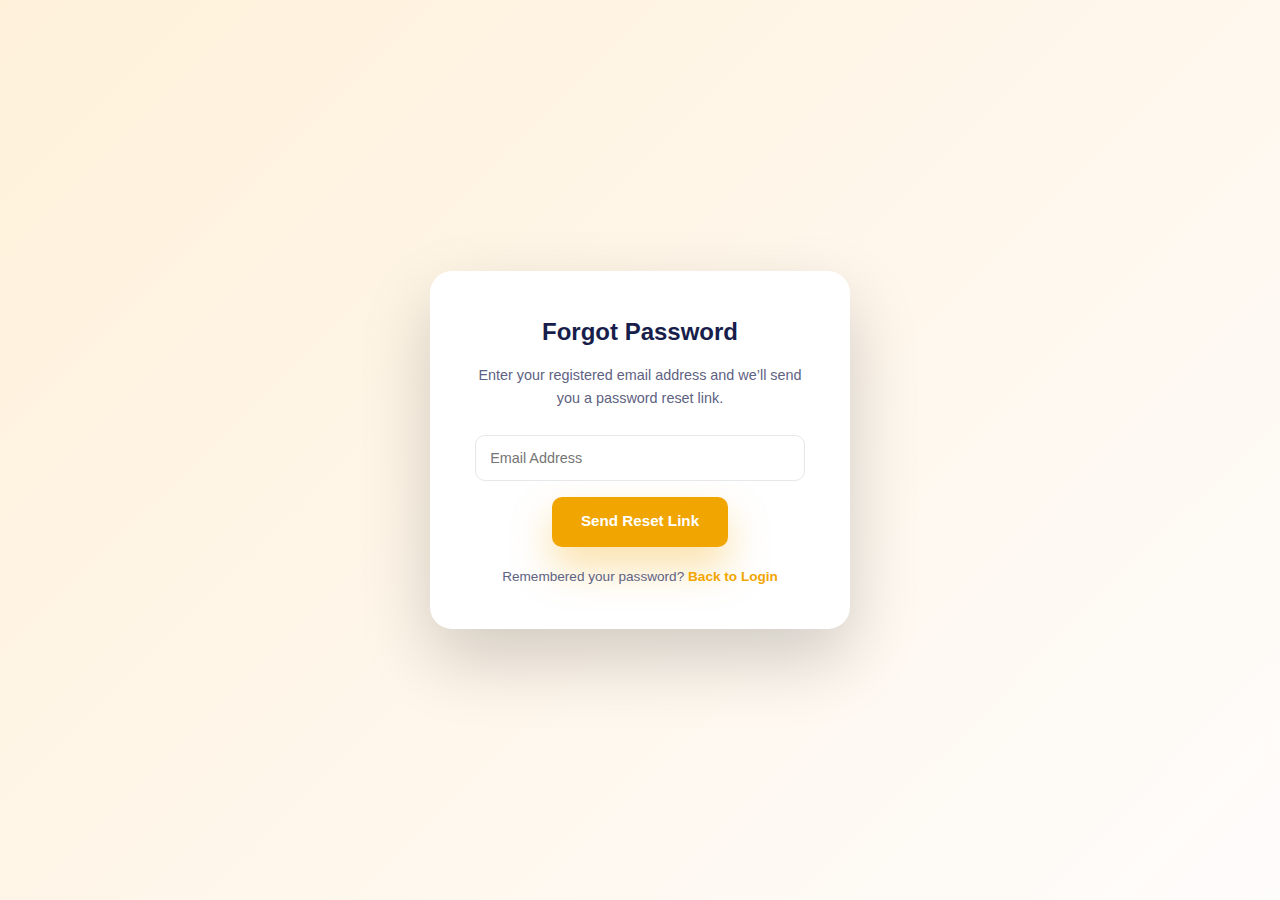
<file: forgot-password.html>
<!DOCTYPE html>
<html lang="en">
<head>
  <meta charset="UTF-8" />
  <meta name="viewport" content="width=device-width, initial-scale=1.0" />
  <title>Forgot Password | Marso</title>

  <link rel="stylesheet" href="style.css" />

 
</head>

<body>

  <div class="forgot-page">
    <div class="forgot-card">
      <h2>Forgot Password</h2>
      <p>
        Enter your registered email address and we’ll send you a password reset link.
      </p>

      <div class="input-group">
        <input type="email" id="email" placeholder="Email Address" />
      </div>

      <p id="message"></p>

      <button class="btn btn-primary" onclick="handleForgotPassword()">
        Send Reset Link
      </button>

      <div class="back-link">
        Remembered your password?
        <a href="login.html">Back to Login</a>
      </div>
    </div>
  </div>

 
<script src="script.js"></script>
</body>
</html>
</file>
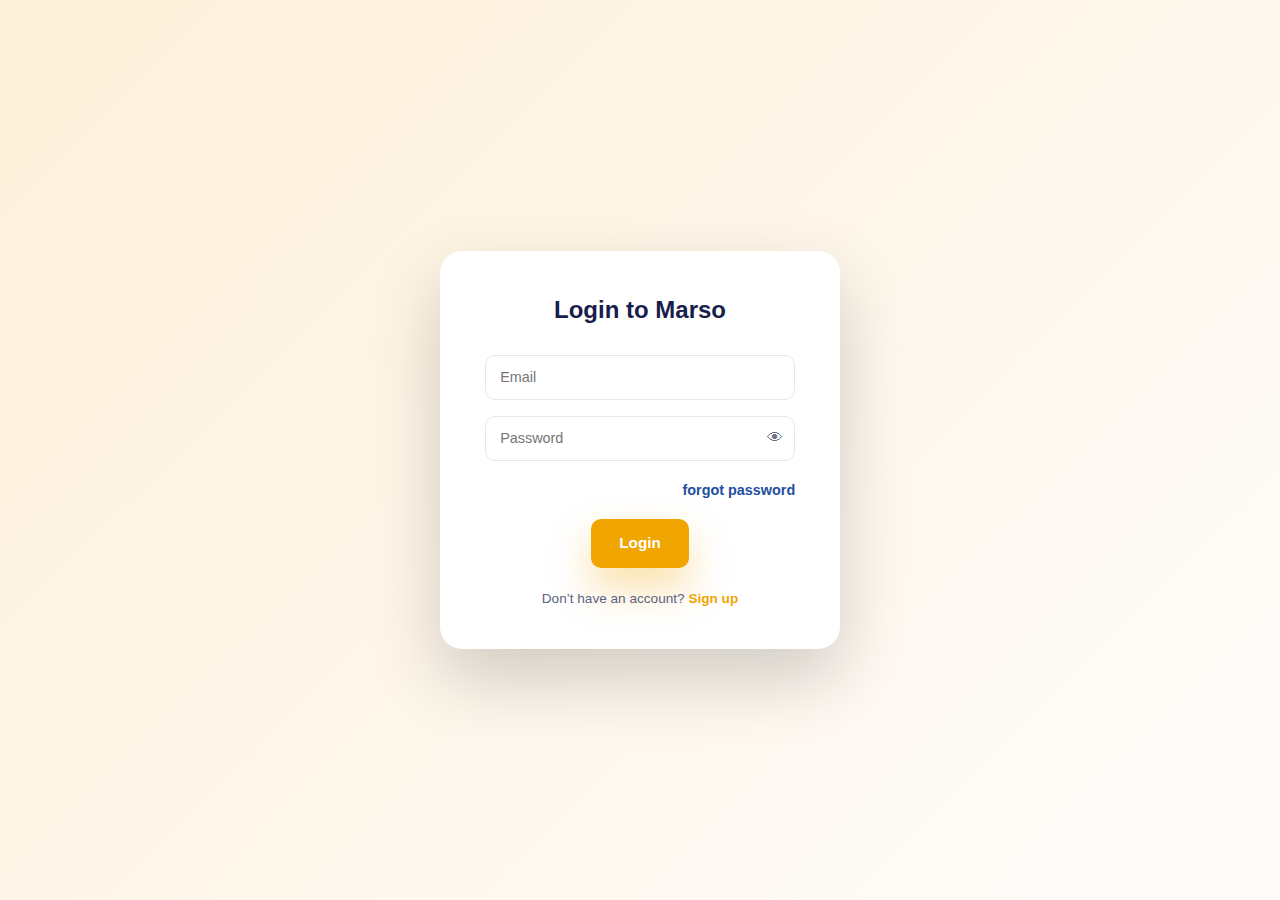
<file: login.html>
<!DOCTYPE html>
<html lang="en">

<head>
    <meta charset="UTF-8" />
    <meta name="viewport" content="width=device-width, initial-scale=1.0" />
    <title>Login | Marso</title>

    <link rel="stylesheet" href="style.css" />

</head>

<body>

    <div class="login-page">
        <div class="login-card">
            <h2>Login to Marso</h2>

            <div class="input-group">
                <input type="email" id="email" placeholder="Email" />
            </div>

            <div class="input-group">
                <input type="password" id="password" placeholder="Password" />
                <span class="toggle-password" onclick="togglePassword()">
                    👁
                </span>
            </div>
            <div class="forgot" id="forgot">
                <a href="./forgot-password.html">forgot password</a>
            </div>

            <p id="errorMsg"></p>

            <button class="btn btn-primary" onclick="handleLogin()">Login</button>
           


            <div class="login-footer">
                Don’t have an account?
                <a href="signup.html">Sign up</a>
            </div>
        </div>
    </div>

    <!-- Forgot Password Modal -->
    <div class="auth-overlay" id="forgotOverlay"></div>

   <script src="script.js"></script>


</body>

</html>
</file>
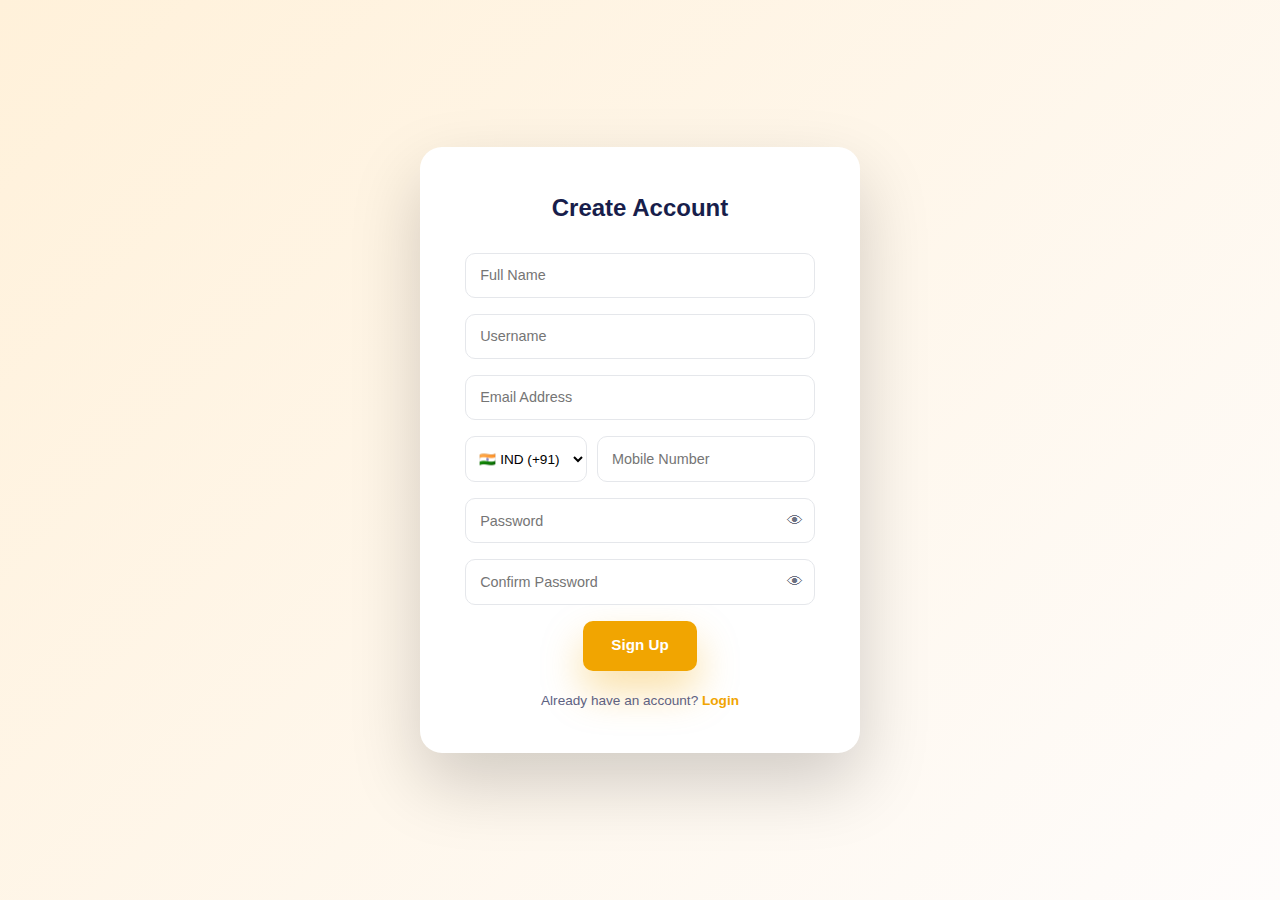
<file: signup.html>
<!DOCTYPE html>
<html lang="en">

<head>
  <meta charset="UTF-8" />
  <meta name="viewport" content="width=device-width, initial-scale=1.0" />
  <title>Sign Up | Marso</title>

  <link rel="stylesheet" href="style.css" />
</head>

<body>

  <div class="signup-page">
    <div class="signup-card">
      <h2>Create Account</h2>

      <div class="input-group">
        <input type="text" id="fullName" placeholder="Full Name" />
      </div>

      <div class="input-group">
        <input type="text" id="username" placeholder="Username" />
      </div>

      <div class="input-group">
        <input type="email" id="email" placeholder="Email Address" />
      </div>

      <div class="input-group phone-group">
  <select id="countrySelect" onchange="updateCountryCode()">
    <option value="+91" selected>🇮🇳 IND (+91)</option>
    <option value="+1">🇺🇸 USA (+1)</option>
    <option value="+44">🇬🇧 UK (+44)</option>
  
  </select>

  <input
    type="tel"
    id="phone"
    placeholder="Mobile Number"
  />
</div>


      <div class="input-group">
        <input type="password" id="password" placeholder="Password" />
        <span class="toggle-password" onclick="togglePassword('password')">👁</span>
      </div>

      <div class="input-group">
        <input type="password" id="confirmPassword" placeholder="Confirm Password" />
        <span class="toggle-password" onclick="togglePassword('confirmPassword')">👁</span>
      </div>

      <p id="errorMsg"></p>

      <button class="btn btn-primary" onclick="handleSignup()">
        Sign Up
      </button>

      <div class="signup-footer">
        Already have an account?
        <a href="login.html">Login</a>
      </div>
    </div>
  </div>

<script src="script.js"></script>

</body>

</html>
</file>
<file: style.css>
/* ============ RESET & BASE ============ */
*,
*::before,
*::after {
  box-sizing: border-box;
  margin: 0;
  padding: 0;
}

html {
  scroll-behavior: smooth;
}

body {
  font-family: "Poppins", system-ui, -apple-system, BlinkMacSystemFont,
    sans-serif;
  color: #5e6282;
  background-color: #ffffff;
  line-height: 1.6;
}

img {
  max-width: 100%;
  display: block;
}

a {
  text-decoration: none;
  color: #000000;
}

ul {
  list-style: none;
}

button {
  border: none;
  background: none;
  cursor: pointer;
  font: inherit;
}

/* ============ VARIABLES ============ */
:root {
  --primary-orange: #f1a501;
  --primary-blue: #4b40c5;
  --accent-pink: #ff7d68;
  --dark-blue: #181e4b;
  --text-muted: #5e6282;
  --bg-light: #fefcfb;
  --card-bg: #ffffff;
  --shadow-soft: 0 20px 50px rgba(0, 0, 0, 0.08);
  --radius-lg: 26px;
}

/* ============ LAYOUT ============ */
.container {
  width: min(1120px, 100% - 3rem);
  margin-inline: auto;
}

section {
  padding: 4.5rem 0;
}

.section-kicker {
  text-transform: uppercase;
  letter-spacing: 0.18em;
  font-size: 0.8rem;
  font-weight: 600;
  color: #5e6282;
  margin-bottom: 0.75rem;
}

.section-title {
  font-family: "Volkhov", serif;
  font-size: clamp(2rem, 3vw + 1rem, 2.7rem);
  color: var(--dark-blue);
  margin-bottom: 2.5rem;
}

/* ============ BUTTONS ============ */
.btn {
  display: inline-flex;
  align-items: center;
  justify-content: center;
  padding: 0.8rem 1.8rem;
  border-radius: 10px;
  font-weight: 600;
  font-size: 0.95rem;
  transition: transform 0.15s ease, box-shadow 0.15s ease, background 0.15s ease,
    color 0.15s ease;
}

.btn-primary {
  background: var(--primary-orange);
  color: #ffffff;
  box-shadow: 0 20px 40px rgba(241, 165, 1, 0.35);
}

.btn-primary:hover {
  transform: translateY(-1px);
  box-shadow: 0 24px 50px rgba(241, 165, 1, 0.4);
}

.btn-outline {
  border: 1px solid #212832;
  border-radius: 5px;
  padding-inline: 1.6rem;
  color: #212832;
}

.btn-outline:hover {
  background: #212832;
  color: #ffffff;
}

/* ============ NAVBAR ============ */
.navbar {
  position: sticky;
  top: 0;
  z-index: 100;
  backdrop-filter: blur(20px);
  -webkit-backdrop-filter: blur(10px);
  background-color: rgba(255, 255, 255, 0.9);
}

.nav-container {
  display: flex;
  align-items: center;
  justify-content: space-between;
  padding: 0.4rem 0;
}

.logo {
  font-weight: 700;
  font-size: 1.4rem;
  color: var(--dark-blue);
}

.nav-links {
  display: flex;
  align-items: center;
  gap: 1.8rem;
  font-size: 0.95rem;
  color: #212832;
}

.nav-links a {
  position: relative;
}

.nav-links a::after {
  content: "";
  position: absolute;
  left: 0;
  right: 0;
  bottom: -0.2rem;
  height: 2px;
  background-color: var(--primary-blue);
  transform: scaleX(0);
  transform-origin: center;
  transition: transform 0.2s ease;
}

.nav-links a:hover::after {
  transform: scaleX(1);
}

.nav-actions {
  display: flex;
  align-items: center;
  gap: 1.3rem;
  font-size: 0.95rem;
}

.nav-login {
  font-weight: 500;
}

.lang-switch {
  display: inline-flex;
  align-items: center;
  gap: 0.35rem;
  font-weight: 500;
}

.chevron {
  font-size: 0.7rem;
}

/* Burger */
.nav-toggle {
  display: none;
  flex-direction: column;
  gap: 0.22rem;
}

.nav-toggle span {
  width: 20px;
  height: 2px;
  background-color: #181e4b;
  border-radius: 999px;
}

/* ============ HERO ============ */
.hero {
  padding-top: 3rem;
  padding-bottom: 4rem;
  background: radial-gradient(circle at top right, #fff1da 0, #ffffff 55%);
}

.hero-container {
  display: grid;
  align-items: center;
  grid-template-columns: minmax(0, 1.1fr) minmax(0, 1fr);
  gap: 1.5rem;
}

.hero-content {
  max-width: 520px;
}

.hero-kicker {
  color: #df6951;
  font-weight: 600;
  letter-spacing: 0.18em;
  text-transform: uppercase;
  margin-bottom: 0.75rem;
}

.hero-title {
  font-family: "Volkhov", serif;
  font-size: clamp(2.5rem, 4vw + 1rem, 3.7rem);
  color: var(--dark-blue);
  line-height: 1.1;
  margin-bottom: 1rem;
}

.hero-subtitle {
  font-size: 0.95rem;
  margin-bottom: 1.8rem;
  color: #5e6282;
}



.hero-actions {
  display: flex;
  align-items: center;
  gap: 1.3rem;
  flex-wrap: wrap;
}

.hero-play {
  display: inline-flex;
  align-items: center;
  gap: 0.7rem;
  font-size: 0.95rem;
  font-weight: 500;
  color: #686d77;
}

.play-icon {
  width: 44px;
  height: 44px;
  border-radius: 50%;
  background: #ffffff;
  display: inline-flex;
  align-items: center;
  justify-content: center;
  box-shadow: 0 15px 30px rgba(0, 0, 0, 0.12);
  font-size: 0.9rem;
}

/* Hero image & floating cards */
.hero-visual {
  position: relative;
  min-height: 320px;
}

.hero-image {
  position: relative;
  z-index: 1;
  filter: drop-shadow(0 30px 60px rgba(0, 0, 0, 0.15));
}

.hero-image img {
  border-radius: 0 0 40px 40px;
}

/* Floating cards */
.floating-card {
  position: absolute;
  background: #ffffff;
  border-radius: 18px;
  box-shadow: var(--shadow-soft);
  padding: 0.9rem 1rem;
  font-size: 0.75rem;
}

.trip-progress-card {
  top: 16%;
  right: 0;
  width: 170px;
}

.trip-progress-card h4 {
  font-size: 0.9rem;
  color: #080809;
  margin-bottom: 0.2rem;
}

.trip-progress-card p {
  margin-bottom: 0.4rem;
}

.trip-progress-card .status-text {
  margin-top: 0.4rem;
  font-weight: 600;
}

.progress-bar {
  background: #f5f5f5;
  border-radius: 999px;
  height: 5px;
  overflow: hidden;
}

.progress-bar span {
  display: block;
  height: 100%;
  width: 40%;
  background: #8a79df;
  border-radius: 999px;
}

.trip-info-card {
  bottom: 4%;
  left: 0;
  width: 230px;
  display: flex;
  gap: 0.8rem;
  align-items: center;
}

.trip-thumb {
  width: 45px;
  height: 45px;
  border-radius: 15px;
  overflow: hidden;
}

.trip-info h4 {
  font-size: 0.9rem;
  color: #080809;
}

.trip-info p {
  font-size: 0.7rem;
  margin: 0.2rem 0 0.3rem;
}

.trip-meta span {
  font-size: 0.7rem;
  color: #84829a;
}

/* ============ SERVICES ============ */
.services {
  background-color: #ffffff;
}

.services-grid {
  display: grid;
  grid-template-columns: repeat(4, minmax(0, 1fr));
  gap: 1.4rem;
}

.service-card {
  background: var(--card-bg);
  border-radius: 36px;
  padding: 2rem 1.4rem 1.8rem;
  text-align: left;
  position: relative;
  box-shadow: 0 0 0 rgba(0, 0, 0, 0);
  transition: transform 0.18s ease, box-shadow 0.18s ease;
}

.service-card:hover {
  transform: translateY(-6px);
  box-shadow: var(--shadow-soft);
}

/* .service-card--active {
  box-shadow: var(--shadow-soft);
} */

/* .service-card--active::after {
  content: "";
  position: absolute;
  left: -18px;
  bottom: -18px;
  width: 60px;
  height: 60px;
  background: #df6951;
  border-radius: 18px 0 12px 0;
  z-index: -1;
} */

.service-icon {
  width: 50px;
  height: 50px;
  border-radius: 18px;
  background: #fff1da;
  display: inline-flex;
  align-items: center;
  justify-content: center;
  margin-bottom: 1.1rem;
  font-size: 1.2rem;
}

.service-card:nth-child(2) .service-icon {
  background: #f0f;
  background: linear-gradient(180deg, #ff7d68, #ffb88c);
  color: #ffffff;
}

.service-card h3 {
  font-size: 1.05rem;
  color: #1f2933;
  margin-bottom: 0.5rem;
}

.service-card p {
  font-size: 0.85rem;
}

/* ============ DESTINATIONS ============ */
.destinations {
  background-color: var(--bg-light);
}

/* Modern Travel Cards */
.travel-grid {
  display: grid;
  grid-template-columns: repeat(auto-fit, minmax(250px, 1fr));
  gap: 1.8rem;
  align-items: stretch;
}

.travel-card {
  background: #fff;
  border-radius: 22px;
  overflow: hidden;
  box-shadow: 0 8px 20px rgba(0, 0, 0, 0.08);
  display: flex;
  flex-direction: column;
  transition: transform 0.25s ease, box-shadow 0.25s ease;
}

.travel-card:hover {
  transform: translateY(-6px);
  box-shadow: 0 18px 40px rgba(0, 0, 0, 0.12);
}

.travel-img img {
  width: 100%;
  height: 200px;
  /* object-fit: cover; */
  display: block;
}

.travel-info {
  padding: 1rem 1.2rem;
  flex-grow: 1;
  display: flex;
  flex-direction: column;
  justify-content: space-between;
}

.travel-info h3 {
  font-size: 1.05rem;
  color: #1f2937;
  margin-bottom: 0.6rem;
}

.travel-meta {
  display: flex;
  justify-content: space-between;
  align-items: center;
  font-size: 0.9rem;
}

.days {
  color: #6b7280;
}

.price {
  font-weight: 700;
  color: #4b40c5;
}


/* ============ BOOKING ============ */
.booking-container {
  display: grid;
  grid-template-columns: minmax(0, 1.1fr) minmax(0, 0.9fr);
  gap: 2.2rem;
  align-items: center;
}

.steps-list {
  display: grid;
  gap: 1.3rem;
}

.step-item {
  display: grid;
  grid-template-columns: auto minmax(0, 1fr);
  gap: 1rem;
  align-items: flex-start;
}

.step-icon {
  width: 40px;
  height: 40px;
  border-radius: 13px;
  display: inline-flex;
  align-items: center;
  justify-content: center;
  font-size: 0.9rem;
  color: #ffffff;
  font-weight: 600;
}

.step-icon--orange {
  background: #f1a501;
}

.step-icon--blue {
  background: #4b40c5;
}

.step-icon--green {
  background: #0f9185;
}

.step-item h3 {
  font-size: 0.95rem;
  color: #1f2933;
  margin-bottom: 0.25rem;
}

.step-item p {
  font-size: 0.85rem;
}

/* Booking card */
.booking-card {
  background: var(--card-bg);
  border-radius: 24px;
  box-shadow: var(--shadow-soft);
  padding: 1.2rem;
  max-width: 360px;
  justify-self: center;
}

.booking-thumb img {
  border-radius: 18px;
  margin-bottom: 1rem;
}

.booking-body h3 {
  font-size: 1.05rem;
  color: #1f2933;
}

.booking-body p {
  font-size: 0.85rem;
  margin-top: 0.3rem;
}

.booking-tags {
  display: flex;
  gap: 0.5rem;
  margin: 0.8rem 0 1rem;
}

.booking-tags span {
  width: 36px;
  height: 36px;
  border-radius: 12px;
  background-color: #f5f5f5;
  display: inline-flex;
  align-items: center;
  justify-content: center;
  font-size: 0.9rem;
}

.booking-footer {
  display: flex;
  align-items: center;
  justify-content: space-between;
  margin-bottom: 1rem;
}

.people-going {
  display: flex;
  align-items: center;
  gap: 0.6rem;
}

.avatar-circle {
  width: 36px;
  height: 36px;
  border-radius: 50%;
  background: #f5f5f5;
  display: inline-flex;
  align-items: center;
  justify-content: center;
  font-size: 0.8rem;
}

.bookmark span {
  font-size: 1.1rem;
  color: #df6951;
}

/* Booking status mini-card */
.booking-status {
  margin-top: 0.7rem;
  padding: 0.7rem 0.8rem;
  background: #ffffff;
  border-radius: 18px;
  box-shadow: 0 18px 40px rgba(0, 0, 0, 0.08);
  display: flex;
  justify-content: space-between;
  align-items: center;
  gap: 1rem;
}

.booking-status h4 {
  font-size: 0.8rem;
  color: #84829a;
}

.booking-status p {
  font-size: 0.8rem;
  color: #080809;
}

/* ============ TESTIMONIALS ============ */
.testimonials {
  background: #ffffff;
}

.testimonials-container {
  display: grid;
  grid-template-columns: 1fr 1.1fr;
  gap: 3rem;
  align-items: start;
}

.testimonials-text .section-title {
  max-width: 320px;
}

.testimonials-slider {
  position: relative;
  width: 100%;
  max-width: 360px;
  margin-left: auto;
  min-height: 250px;
}

.testimonial {
  opacity: 0;
  transform: translateX(40px);
  /* move from right */
  transition: opacity 0.3s ease, transform 0.3s ease;
  position: absolute;
  top: 0;
  left: 0;
  width: 100%;
}

.testimonial.active {
  opacity: 1;
  transform: translateX(0);
}


.testimonial-text {
  font-size: 0.9rem;
  margin-bottom: 1.3rem;
}

.testimonial-author {
  display: flex;
  align-items: center;
  gap: 0.8rem;
}

.author-avatar {
  width: 50px;
  height: 50px;
  border-radius: 50%;
  overflow: hidden;
}

.testimonial-author h4 {
  font-size: 0.95rem;
  color: #080809;
}

.testimonial-author p {
  font-size: 0.78rem;
}

/* Controls */
.testimonial-controls {
  position: absolute;
  bottom: 0px;
  /* moves slightly below card */
  right: 0;
  display: flex;
  gap: 0.6rem;
}

.ctrl-btn {
  width: 28px;
  height: 28px;
  border-radius: 50%;
  border: 1px solid #e7e7e7;
  display: inline-flex;
  align-items: center;
  justify-content: center;
  font-size: 1rem;
  color: #3e3f43;
  background: #ffffff;
}

.ctrl-btn:hover {
  background: #f5f5f5;
}

/* ============ BRANDS ============ */

/* Brand row */
.brand-row {
  margin-top: 3rem;
  display: flex;
  justify-content: space-between;
  align-items: center;
  gap: 1.5rem;
  flex-wrap: wrap;
}

.brand-row img {
  max-height: 34px;
  filter: grayscale(40%);
}

.brand {
  scale: 3.5;
}

/* ============ SUBSCRIBE ============ */
.subscribe {
  background: radial-gradient(circle at top right,
      rgba(132, 60, 247, 0.12),
      transparent),
    #fefcfb;
}

.subscribe-container {
  border-radius: 20px;
  padding: 2.8rem 2rem;
  background-color: #DFD7F9;
  color: #5E6282;
  text-align: center;
  position: relative;
  overflow: hidden;
}

.subscribe-container::after {
  content: "✈";
  position: absolute;
  right: -30px;
  top: 25px;
  width: 68px;
  height: 68px;
  border-radius: 50%;
  background: #ff7d68;
  display: flex;
  align-items: center;
  justify-content: center;
  font-size: 2rem;
  opacity: 0.95;
}

.subscribe-container h2 {
  max-width: 570px;
  margin: 0 auto 1.8rem;
  font-size: 1.3rem;
  line-height: 1.5;
}

.subscribe-form {
  display: flex;
  flex-wrap: wrap;
  justify-content: center;
  gap: 0.8rem;
}

.input-wrapper {
  background: #ffffff;
  border-radius: 10px;
  display: inline-flex;
  align-items: center;
  padding: 0.5rem 0.9rem;
  min-width: 260px;
}

.input-icon {
  margin-right: 0.5rem;
  color: #b2b2b2;
  font-size: 0.9rem;
}

.input-wrapper input {
  border: none;
  outline: none;
  font-size: 0.9rem;
  width: 100%;
}

.subscribe-form .btn-primary {
  box-shadow: none;
}

.subscribe-message {
  margin-top: 0.6rem;
  font-size: 0.85rem;
}

/* ============ FOOTER ============ */
.footer {
  background: url(footer_blur.png);
  padding-top: 3rem;
}

.footer-container {
  display: flex;
  flex-direction: column;
  grid-template-columns: minmax(0, 1fr) minmax(0, 1.5fr) minmax(0, 1.1fr);
  gap: 2rem;
  align-items: center;
  justify-content: center;
  padding-bottom: 2rem;
  text-align: center;
}

.footer-brand p {
  margin-top: 0.5rem;
  font-size: 0.85rem;
  max-width: 260px;
}

.logo-footer {
  font-size: 1.5rem;
}

.footer-columns {
  display: grid;
  grid-template-columns: repeat(3, minmax(0, 1fr));
  gap: 1.5rem;
}

.footer-col h4 {
  font-size: 0.95rem;
  color: #080809;
  margin-bottom: 0.7rem;
}

.footer-col a {
  display: block;
  font-size: 0.85rem;
  margin-bottom: 0.35rem;
}

.footer-right {
  display: flex;
  flex-direction: column;
  gap: 1.2rem
}

.social-row {
  display: flex;
  justify-content: space-between;
  gap: 1.5rem;
  margin-bottom: 0.7rem;
}

.social-circle {
  width: 32px;
  height: 32px;
  border-radius: 50%;
  background: #ffffff;
  box-shadow: 0 10px 20px rgba(0, 0, 0, 0.07);
  display: inline-flex;
  align-items: center;
  justify-content: center;
  font-size: 0.9rem;
}

.app-text {
  font-size: 0.8rem;
  margin-bottom: 0.4rem;
}

.store-badges {
  display: flex;
  justify-content: flex-end;
  gap: 0.4rem;
  flex-wrap: wrap;
}

.badge {
  display: flex;
  align-items: center;
  font-size: 0.75rem;
  padding: 0.3rem 0.7rem;
  border-radius: 999px;
  border: 1px solid #e7e7e7;
  background-color: #000000;
  color: white;
}


.footer-bottom {
  border-top: 1px solid #f1f1f1;
  padding: 1rem 0 2rem;
  text-align: center;
  font-size: 0.8rem;
}

/* ============ RESPONSIVE ============ */
@media (max-width: 992px) {

  .hero-container,
  .booking-container,
  .testimonials-container,
  .footer-container {
    grid-template-columns: 1fr;
  }

  .hero-visual {
    order: -1;
  }

  .testimonials-slider {
    margin: 0 auto;
  }

  .footer-right {
    display: flex;
    flex-direction: column;
    justify-content: center;
    text-align: center;
    gap: 1.2rem;
  }

  .footer-columns {
    grid-template-columns: repeat(3, minmax(0, 120px));
  }

  .brand-row {
    flex-wrap: wrap;
    justify-content: space-evenly;
    gap: 2rem;
    /* spacing between logos */
  }

  .brand-row img {
    max-height: 30px;
    object-fit: contain;
  }

}

@media (max-width: 860px) {
  .services-grid {
    grid-template-columns: repeat(2, minmax(0, 1fr));
  }

  .destinations-grid {
    grid-template-columns: repeat(2, minmax(0, 1fr));
  }

  .brand-row {
    justify-content: center;
  }

  .brand-row {
    justify-content: center;
    display: flex;
    flex-direction: column;
  }
}

@media (max-width: 768px) {

  .nav-links,
  .nav-actions {
    display: none;
  }

  .brand-row {
    justify-content: center;
    display: flex;
    flex-direction: column;
  }

  .nav-toggle {
    display: flex;
  }

  .nav-links.open,
  .nav-actions.open {
    display: flex;
  }

  .nav-links.open {
    position: absolute;
    left: 0;
    top: 100%;
    right: 0;
    padding: 1rem 1.5rem 0.5rem;
    background-color: #ff7d68;
    flex-direction: column;
    gap: 0.8rem;
    border-bottom: 1px solid #ff7d68;
  }

  .nav-actions.open {
    position: absolute;
    left: 0;
    top: calc(100% + 160px);
    right: 0;
    padding: 0 1.5rem 1rem;
    background-color: #ff7d68;
    justify-content: center;
    flex-direction: column;
    padding-top: 5px;
    gap: 0.5rem;
  }

  .hero-container {
    text-align: left;
  }

  .subscribe-container {
    padding-inline: 1.2rem;
  }

  .footer-columns {
    grid-template-columns: repeat(3, minmax(0, 1fr));
  }
}

@media (max-width: 640px) {

  .destinations-grid,
  .services-grid {
    grid-template-columns: 1fr;
  }

  .subscribe-container::after {
    display: none;
  }

  .footer-columns {
    grid-template-columns: 1fr 1fr;
  }

  .footer-container {
    gap: 1.2rem;
  }
}

@media (max-width: 480px) {
  .container {
    width: min(100% - 2rem, 100%);
  }

  .brand-row {
    justify-content: center;
    display: flex;
    flex-direction: column;
  }

  .step-item {
    align-items: center;
  }

  .booking-card {
    max-width: 100%;
  }

  .subscribe-form {
    flex-direction: column;
    align-items: stretch;
  }

  .store-badges {
    justify-content: flex-start;
  }
}



/*LOGIN PAGE STYLE  */

body {
  background: linear-gradient(135deg, #fff1da, #fefcfb);
}

.login-page {
  min-height: 100vh;
  display: flex;
  justify-content: center;
  align-items: center;
}

.login-card {
  background: #ffffff;
  padding: 2.5rem 2.8rem;
  border-radius: 22px;
  width: 100%;
  max-width: 400px;
  box-shadow: 0 30px 70px rgba(0, 0, 0, 0.18);
  text-align: center;
}

.login-card h2 {
  margin-bottom: 1.6rem;
  color: #181e4b;
}

.input-group {
  position: relative;
  margin-bottom: 1rem;
}

.input-group input {
  width: 100%;
  padding: 0.8rem 2.6rem 0.8rem 0.9rem;
  border-radius: 10px;
  border: 1px solid #e5e7eb;
  font-size: 0.9rem;
}

.input-group input:focus {
  outline: none;
  border-color: #f1a501;
}

.toggle-password {
  position: absolute;
  right: 0.75rem;
  top: 50%;
  transform: translateY(-50%);
  cursor: pointer;
  font-size: 1rem;
  color: #6b7280;
  transition: color 0.2s ease;
}

.toggle-password:hover {
  color: #f1a501;
}


#errorMsg {
  color: #e11d48;
  font-size: 0.85rem;
  margin-bottom: 0.8rem;
  text-align: left;
}

.login-footer {
  margin-top: 1.2rem;
  font-size: 0.85rem;
}

.login-footer a {
  color: #f1a501;
  font-weight: 600;
}

.forgot {
  text-align: right;
  margin-bottom: 1rem;
}

.forgot a {
  font-size: 0.9rem;
  color: #234f9f;
  font-weight: 600;
}

/* ============ MOBILE ONLY (≤ 425px) ============ */
@media (max-width: 425px) {

  body {
    background: #fefcfb;
  }

  .login-page {
    align-items: flex-start;
    padding-top: 3.5rem;
  }

  .login-card {
    max-width: 100%;
    min-height: 100vh;
    border-radius: 0;
    box-shadow: none;
    padding: 2rem 1.4rem;
  }

  .login-card h2 {
    font-size: 1.35rem;
  }

  .input-group input {
    font-size: 1rem;
    padding: 0.95rem 2.5rem 0.95rem 0.9rem;
  }

  .toggle-password {
    font-size: 1.2rem;
  }

  .btn {
    font-size: 1rem;
    padding: 0.95rem;
  }

  .forgot-password {
    font-size: 0.95rem;
  }

  .auth-modal {
    width: 95%;
    padding: 1.6rem;
  }
}



/* SIGNUP PAGE STYLE */

body {
  background: linear-gradient(135deg, #fff1da, #fefcfb);
  font-family: "Poppins", sans-serif;
}

.signup-page {
  min-height: 100vh;
  display: flex;
  justify-content: center;
  align-items: center;
}

.signup-card {
  background: #ffffff;
  padding: 2.6rem 2.8rem;
  border-radius: 22px;
  width: 100%;
  max-width: 440px;
  box-shadow: 0 30px 70px rgba(0, 0, 0, 0.18);
  text-align: center;
  margin: 1rem;
}

.signup-card h2 {
  margin-bottom: 1.6rem;
  color: #181e4b;
}

.input-group {
  position: relative;
  margin-bottom: 0.95rem;
}

.input-group input {
  width: 100%;
  padding: 0.85rem 2.6rem 0.85rem 0.9rem;
  border-radius: 10px;
  border: 1px solid #e5e7eb;
  font-size: 0.9rem;
}

.input-group input:focus {
  outline: none;
  border-color: #f1a501;
}

.phone-group {
  display: flex;
  gap: 0.6rem;
}

.phone-group select {
  padding: 0.85rem 0.6rem;
  border-radius: 10px;
  border: 1px solid #e5e7eb;
  font-size: 0.85rem;
  background: #ffffff;
  cursor: pointer;
}

.phone-group select:focus {
  outline: none;
  border-color: #f1a501;
}

.phone-group input {
  flex: 1;
  padding: 0.85rem 0.9rem;
  border-radius: 10px;
  border: 1px solid #e5e7eb;
  font-size: 0.9rem;
}


.toggle-password {
  position: absolute;
  right: 0.75rem;
  top: 50%;
  transform: translateY(-50%);
  cursor: pointer;
  font-size: 1rem;
  color: #6b7280;
}

.toggle-password:hover {
  color: #f1a501;
}

#errorMsg {
  color: #e11d48;
  font-size: 0.85rem;
  margin-bottom: 0.8rem;
  text-align: left;
}

.signup-footer {
  margin-top: 1.2rem;
  font-size: 0.85rem;
}

.signup-footer a {
  color: #f1a501;
  font-weight: 600;
}

/* ============ MOBILE ONLY (≤ 425px) ============ */
@media (max-width: 425px) {
  body {
    background: #fefcfb;
    
  }

  .signup-page {
    align-items: flex-start;
    padding-top: 3.5rem;
    
  }

  .signup-card {
    max-width: 100%;
    min-height: 100vh;
    border-radius: 0;
    box-shadow: none;
    padding: 2rem 1.4rem;
  }

  .signup-card h2 {
    font-size: 1.35rem;
  }

  .input-group input {
    font-size: 1rem;
    padding: 0.95rem 2.5rem 0.95rem 0.9rem;
  }

  .toggle-password {
    font-size: 1.2rem;
  }

    .phone-group select {
    font-size: 0.9rem;
  }
  .btn {
    font-size: 1rem;
    padding: 0.95rem;
  }
}


/* FORGOT PASSWORD PAGE STYLE */
    body {
      background: linear-gradient(135deg, #fff1da, #fefcfb);
      font-family: "Poppins", sans-serif;
    }

    .forgot-page {
      min-height: 100vh;
      display: flex;
      justify-content: center;
      align-items: center;
    }

    .forgot-card {
      background: #ffffff;
      padding: 2.6rem 2.8rem;
      border-radius: 22px;
      width: 100%;
      max-width: 420px;
      box-shadow: 0 30px 70px rgba(0, 0, 0, 0.18);
      text-align: center;
      margin: 1rem;
    }

    .forgot-card h2 {
      margin-bottom: 0.8rem;
      color: #181e4b;
    }

    .forgot-card p {
      font-size: 0.9rem;
      color: #5e6282;
      margin-bottom: 1.6rem;
    }

    .input-group {
      position: relative;
      margin-bottom: 1rem;
    }

    .input-group input {
      width: 100%;
      padding: 0.85rem 0.9rem;
      border-radius: 10px;
      border: 1px solid #e5e7eb;
      font-size: 0.9rem;
    }

    .input-group input:focus {
      outline: none;
      border-color: #f1a501;
    }

    #message {
      font-size: 0.85rem;
      margin-bottom: 0.8rem;
      text-align: left;
    }

    .back-link {
      margin-top: 1.2rem;
      font-size: 0.85rem;
    }

    .back-link a {
      color: #f1a501;
      font-weight: 600;
    }

    /* ============ MOBILE ONLY (≤ 425px) ============ */
    @media (max-width: 425px) {
      body {
        background: #fefcfb;
      }

      .forgot-page {
        align-items: flex-start;
        padding-top: 3.5rem;
      }

      .forgot-card {
        max-width: 100%;
        min-height: 100vh;
        border-radius: 0;
        box-shadow: none;
        padding: 2rem 1.4rem;
      }

      .forgot-card h2 {
        font-size: 1.35rem;
      }

      .input-group input {
        font-size: 1rem;
        padding: 0.95rem 0.9rem;
      }

      .btn {
        font-size: 1rem;
        padding: 0.95rem;
      }
    }
</file>
